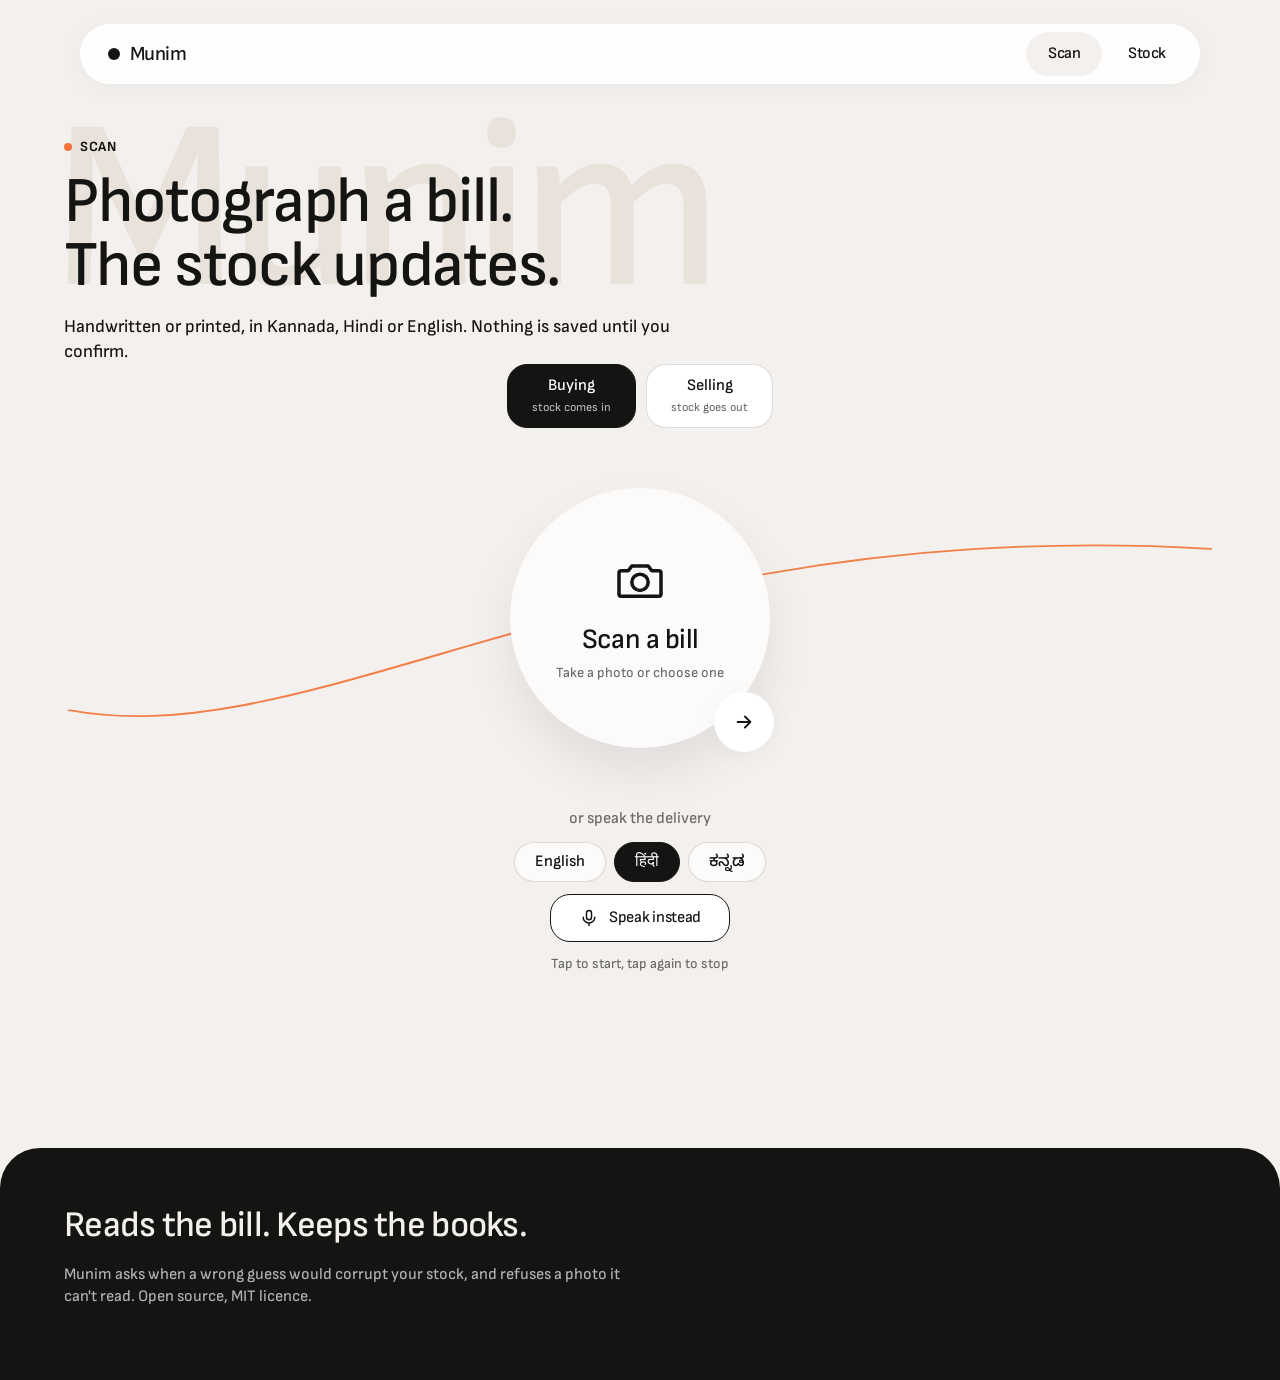
<file: frontend/index.html>
<!doctype html>
<html lang="en">
<head>
<meta charset="utf-8">
<meta name="viewport" content="width=device-width, initial-scale=1">
<title>Munim</title>
<link rel="preload" href="fonts/sofia-sans-latin-wght.woff2" as="font" type="font/woff2" crossorigin>
<link rel="stylesheet" href="styles.css">
</head>
<body>
<header class="nav-wrap">
  <nav class="nav" aria-label="Main">
    <a class="brand" href="index.html"><span class="brand-dot" aria-hidden="true"></span>Munim</a>
    <div class="nav-links">
      <a href="index.html" class="active" aria-current="page">Scan</a>
      <a href="dashboard.html">Stock</a>
    </div>
  </nav>
</header>

<main>
  <section id="capture" class="hero">
    <div class="ghost" aria-hidden="true">Munim</div>
    <div class="hero-copy">
      <p class="eyebrow"><span class="dot" aria-hidden="true"></span>Scan</p>
      <h1>Photograph a bill.<br>The stock updates.</h1>
      <p class="lede">Handwritten or printed, in Kannada, Hindi or English. Nothing is saved until you confirm.</p>
    </div>

    <div id="direction-select" class="direction-select" role="radiogroup" aria-label="Is this bill buying or selling stock?">
      <button type="button" class="direction-pill active" data-direction="stock_in">Buying <small>stock comes in</small></button>
      <button type="button" class="direction-pill" data-direction="stock_out">Selling <small>stock goes out</small></button>
    </div>

    <div class="orbit-stage">
      <svg class="orbit" viewBox="0 0 400 260" aria-hidden="true" preserveAspectRatio="none">
        <path d="M2 210 C 90 250, 190 40, 398 70" fill="none" stroke="#F37338" stroke-width="1.5" stroke-linecap="round"/>
      </svg>
      <label class="portrait" for="photo">
        <svg class="cam" width="56" height="56" viewBox="0 0 24 24" fill="none" stroke="currentColor" stroke-width="1.5" stroke-linecap="round" stroke-linejoin="round" aria-hidden="true"><path d="M4 8h3l1.5-2h7L17 8h3a1 1 0 0 1 1 1v9a1 1 0 0 1-1 1H4a1 1 0 0 1-1-1V9a1 1 0 0 1 1-1z"/><circle cx="12" cy="13" r="3.5"/></svg>
        <span class="portrait-title" id="portrait-title">Scan a bill</span>
        <span class="portrait-sub">Take a photo or choose one</span>
        <span class="satellite" aria-hidden="true"><svg width="22" height="22" viewBox="0 0 24 24" fill="none" stroke="currentColor" stroke-width="2" stroke-linecap="round" stroke-linejoin="round"><path d="M5 12h14M13 6l6 6-6 6"/></svg></span>
      </label>
      <input id="photo" type="file" accept="image/*" capture="environment" hidden>
    </div>

    <div class="voice-row">
      <p class="voice-or">or speak the delivery</p>
      <div id="lang-select" class="lang-select" role="radiogroup" aria-label="Spoken language for voice input">
        <button type="button" class="lang-pill" data-lang="en">English</button>
        <button type="button" class="lang-pill active" data-lang="hi">&#2361;&#2367;&#2306;&#2342;&#2368;</button>
        <button type="button" class="lang-pill" data-lang="kn">&#3221;&#3240;&#3277;&#3240;&#3233;</button>
      </div>
      <button id="voice-btn" type="button" class="btn secondary voice-btn">
        <svg class="mic" width="20" height="20" viewBox="0 0 24 24" fill="none" stroke="currentColor" stroke-width="1.8" stroke-linecap="round" stroke-linejoin="round" aria-hidden="true"><rect x="9" y="3" width="6" height="11" rx="3"/><path d="M5 11a7 7 0 0 0 14 0M12 18v3"/></svg>
        <span id="voice-label">Speak instead</span>
      </button>
      <p class="voice-hint">Tap to start, tap again to stop</p>
    </div>
    <div id="status" role="status" aria-live="polite"></div>
  </section>

  <section id="voice-result" hidden>
    <p class="eyebrow"><span class="dot" aria-hidden="true"></span>Heard</p>
    <p id="voice-transcript" class="hint"></p>
    <p id="voice-reply" class="reply"></p>
    <button id="voice-again" class="btn primary" type="button">Speak again</button>
  </section>

  <section id="review" hidden>
    <p class="eyebrow"><span class="dot" aria-hidden="true"></span>Review</p>
    <h2>Check what I read</h2>
    <div id="banner" class="banner" hidden></div>
    <p id="reply" class="reply"></p>
    <div id="warnings" class="warnings"></div>
    <div class="table-wrap">
      <table id="items">
        <colgroup>
          <col style="width: 19%"><col style="width: 27%"><col style="width: 10%">
          <col style="width: 13%"><col style="width: 18%"><col style="width: 13%">
        </colgroup>
        <thead><tr><th>Bill line</th><th>Item</th><th>Qty</th><th>Unit</th><th>Price &#8377;</th><th>Skip</th></tr></thead>
        <tbody></tbody>
      </table>
    </div>
    <details id="rawbox"><summary>What was read from the photo</summary><pre id="raw"></pre></details>
    <div class="actions">
      <button id="confirm" class="btn primary" type="button">Confirm</button>
      <button id="discard" class="btn secondary" type="button">Discard</button>
    </div>
    <p id="reviewhint" class="hint"></p>
  </section>

  <section id="result" hidden>
    <p class="eyebrow"><span class="dot" aria-hidden="true"></span>Saved</p>
    <h2>Done</h2>
    <p id="result-reply" class="lede"></p>
    <ul id="result-actions"></ul>
    <div id="learned" class="learned" hidden></div>
    <button id="again" class="btn primary" type="button">Scan another bill</button>
  </section>
</main>

<footer class="foot">
  <div class="foot-inner">
    <h2>Reads the bill. Keeps the books.</h2>
    <p>Munim asks when a wrong guess would corrupt your stock, and refuses a photo it can't read. Open source, MIT licence.</p>
  </div>
</footer>
<script src="app.js"></script>
</body>
</html>
</file>
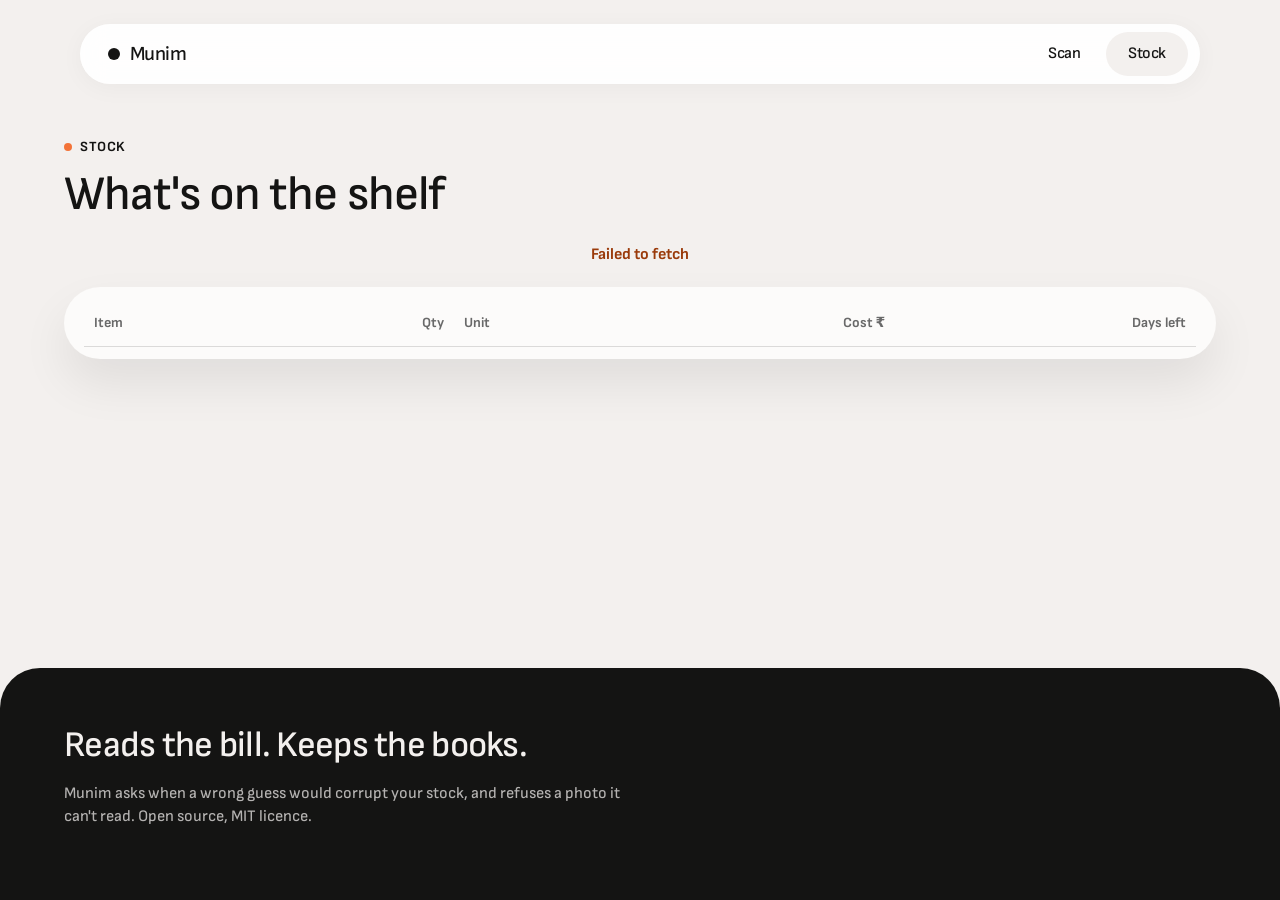
<file: frontend/dashboard.html>
<!doctype html>
<html lang="en">
<head>
<meta charset="utf-8">
<meta name="viewport" content="width=device-width, initial-scale=1">
<title>Munim: Stock</title>
<link rel="preload" href="fonts/sofia-sans-latin-wght.woff2" as="font" type="font/woff2" crossorigin>
<link rel="stylesheet" href="styles.css">
</head>
<body>
<header class="nav-wrap">
  <nav class="nav" aria-label="Main">
    <a class="brand" href="index.html"><span class="brand-dot" aria-hidden="true"></span>Munim</a>
    <div class="nav-links">
      <a href="index.html">Scan</a>
      <a href="dashboard.html" class="active" aria-current="page">Stock</a>
    </div>
  </nav>
</header>

<main>
  <section class="page-head">
    <p class="eyebrow"><span class="dot" aria-hidden="true"></span>Stock</p>
    <h1 class="h1-sm">What's on the shelf</h1>
    <p id="summary" class="lede"></p>
  </section>
  <div id="status" role="status" aria-live="polite"></div>
  <div class="table-wrap">
    <table id="stock">
      <thead><tr><th>Item</th><th class="num">Qty</th><th>Unit</th><th class="num">Cost &#8377;</th><th class="num">Days left</th></tr></thead>
      <tbody></tbody>
    </table>
  </div>
</main>

<footer class="foot">
  <div class="foot-inner">
    <h2>Reads the bill. Keeps the books.</h2>
    <p>Munim asks when a wrong guess would corrupt your stock, and refuses a photo it can't read. Open source, MIT licence.</p>
  </div>
</footer>
<script src="dashboard.js"></script>
</body>
</html>
</file>
<file: frontend/styles.css>
/* Munim UI. Design language: warm cream canvas, pill and stadium shapes, ink-black
   actions, soft atmospheric shadows, orange used only as a sparing attention cue.
   Radii are only ever 20 / 24 / 40 / 999 (never the 8-16 middle). Headlines are 500 with
   -2% tracking, body is 450, uppercase appears only on the 14px eyebrow label.
   The font is bundled (fonts/) so the app works on venue wifi with no CDN. */

@font-face {
  font-family: "Sofia Sans";
  src: url("fonts/sofia-sans-latin-wght.woff2") format("woff2");
  font-weight: 1 1000;
  font-display: swap;
}
/* Kannada glyphs for the language picker; Sofia Sans is Latin only and many machines
   have no Kannada system font. Noto Sans Kannada, SIL OFL (see fonts/LICENSE-OFL.txt). */
@font-face {
  font-family: "Noto Sans Kannada";
  src: url("fonts/noto-sans-kannada-wght.woff2") format("woff2");
  font-weight: 100 900;
  font-display: swap;
  unicode-range: U+0C80-0CFF, U+200C-200D;
}

:root {
  --canvas: #F3F0EE;
  --lifted: #FCFBFA;
  --white: #FFFFFF;
  --ink: #141413;
  --slate: #696969;
  --whisper: #E8E2DA;
  --taupe: #D1CDC7;
  --signal: #F37338;   /* attention cue: dots and arcs only, never body text */
  --clay: #9A3A0A;     /* readable text colour for "needs attention" */
  --line: rgba(20, 20, 19, .14);
  --lift-1: 0 4px 24px rgba(0, 0, 0, .04);
  --lift-2: 0 24px 48px rgba(0, 0, 0, .08);
  --font: "Sofia Sans", Inter, system-ui, -apple-system, "Segoe UI", Arial, "Noto Sans Kannada", "Noto Sans Devanagari", "Nirmala UI", sans-serif;
}

* { box-sizing: border-box; }
html { -webkit-text-size-adjust: 100%; }
body {
  margin: 0;
  background: var(--canvas);
  color: var(--ink);
  font: 450 16px/1.4 var(--font);
  min-height: 100vh;
  display: flex;
  flex-direction: column;
}
main { width: 100%; max-width: 1200px; margin: 0 auto; padding: 0 24px 64px; flex: 1; }
section { margin-bottom: 48px; scroll-margin-top: 112px; }
[hidden] { display: none !important; }

/* ---- type ---- */
h1, h2 { font-weight: 500; letter-spacing: -0.02em; margin: 0; }
h1 { font-size: clamp(40px, 7vw, 64px); line-height: 1; }
h1.h1-sm { font-size: clamp(36px, 5vw, 48px); line-height: 1.05; }
h2 { font-size: clamp(28px, 4vw, 36px); line-height: 1.2; }
.lede { font-size: 18px; line-height: 1.4; margin: 16px 0 0; max-width: 34em; }
.eyebrow {
  display: flex; align-items: center; gap: 8px; margin: 0 0 16px;
  font-size: 14px; font-weight: 700; line-height: 14px;
  letter-spacing: .04em; text-transform: uppercase;
}
.dot { width: 8px; height: 8px; border-radius: 50%; background: var(--signal); flex: none; }

/* ---- floating nav pill ---- */
.nav-wrap { position: sticky; top: 0; z-index: 10; padding: 24px 16px 0; pointer-events: none; }
.nav {
  pointer-events: auto;
  max-width: 1120px; margin: 0 auto;
  display: flex; align-items: center; justify-content: space-between; gap: 16px;
  background: rgba(255, 255, 255, .92);
  -webkit-backdrop-filter: blur(12px); backdrop-filter: blur(12px);
  border-radius: 999px; padding: 8px 12px 8px 28px;
  box-shadow: var(--lift-1);
}
.brand { display: flex; align-items: center; gap: 10px; color: var(--ink); text-decoration: none;
         font-size: 20px; font-weight: 500; letter-spacing: -0.03em; }
.brand-dot { width: 12px; height: 12px; border-radius: 50%; background: var(--ink); }
.nav-links { display: flex; gap: 4px; }
.nav-links a {
  display: inline-flex; align-items: center; min-height: 44px; padding: 0 22px;
  border-radius: 999px; color: var(--ink); text-decoration: none;
  font-weight: 500; letter-spacing: -0.03em;
}
.nav-links a.active { background: var(--canvas); }
a:focus-visible, button:focus-visible, label:focus-visible, input:focus-visible,
select:focus-visible, summary:focus-visible {
  outline: 2px solid var(--ink); outline-offset: 3px;
}

/* ---- hero: scan ---- */
.hero { position: relative; overflow: hidden; padding: 56px 0 8px; margin-bottom: 32px; }
.ghost {
  position: absolute; left: -12px; top: 8px; z-index: 0; pointer-events: none; user-select: none;
  font-size: clamp(96px, 22vw, 240px); font-weight: 500; letter-spacing: -0.04em; line-height: 1;
  color: var(--whisper);
}
.hero-copy, .orbit-stage, #status { position: relative; z-index: 1; }
.orbit-stage { margin-top: 40px; display: flex; justify-content: center; align-items: center; min-height: 300px; }
.orbit { position: absolute; inset: 0; width: 100%; height: 100%; opacity: .9; }
.portrait {
  position: relative; display: flex; flex-direction: column; align-items: center; justify-content: center;
  gap: 4px; width: 260px; height: 260px; border-radius: 50%;
  background: var(--lifted); color: var(--ink); text-align: center; cursor: pointer;
  box-shadow: var(--lift-2); transition: transform .15s ease;
}
.portrait:active { transform: scale(.97); }
.portrait-title { font-size: 28px; font-weight: 500; letter-spacing: -0.02em; margin-top: 8px; }
.portrait-sub { font-size: 14px; color: var(--slate); max-width: 12em; }
.satellite {
  position: absolute; right: -4px; bottom: -4px; width: 60px; height: 60px; border-radius: 50%;
  background: var(--white); color: var(--ink); display: grid; place-items: center;
  box-shadow: var(--lift-1);
}
.portrait.busy { opacity: .55; pointer-events: none; }
#status { margin-top: 16px; min-height: 1.4em; text-align: center; color: var(--slate); }
#status.error { color: var(--clay); font-weight: 700; }

/* ---- review ---- */
.reply { margin: 12px 0; font-size: 18px; }
.warnings { color: var(--clay); font-size: 14px; margin-bottom: 12px; }
.warnings:empty { display: none; }
.hint { color: var(--slate); font-size: 14px; min-height: 1.4em; }

.banner {
  display: flex; gap: 12px; align-items: flex-start; margin: 20px 0 12px;
  background: var(--lifted); border: 1.5px solid var(--clay); border-radius: 24px;
  padding: 16px 24px; font-weight: 500;
}
.banner::before { content: ""; width: 10px; height: 10px; margin-top: 7px; border-radius: 50%;
                  background: var(--signal); flex: none; }

.table-wrap {
  margin-top: 20px; overflow-x: auto; background: var(--lifted);
  border-radius: 40px; padding: 12px 20px; box-shadow: var(--lift-2);
}
table { width: 100%; border-collapse: collapse; }
#items { table-layout: fixed; } /* fixed columns -- a wide dropdown on one row can't shove every other column out of line */
th, td { padding: 14px 10px; text-align: left; vertical-align: top; border-bottom: 1px solid var(--line); }
tr:last-child td { border-bottom: 0; }
th { font-size: 14px; font-weight: 700; color: var(--slate); }
td.num, th.num { text-align: right; font-variant-numeric: tabular-nums; }
tr.skipped { opacity: .4; }
.line { font-family: ui-monospace, "SF Mono", Menlo, monospace; font-size: 13px; color: var(--slate);
        overflow-wrap: anywhere; }
/* Item column: tag always on its own line, the match/select stacked directly
   under it at the same left edge, regardless of row status. */
.item-value { margin-top: 4px; }
#items td input:not(.skip), #items td select { width: 100%; }
#items td:has(.skip) { text-align: center; }

/* status chip: dot + word. Matched is calm ink; anything needing a decision gets the orange dot. */
.tag {
  display: inline-flex; align-items: center; gap: 6px; margin-bottom: 6px;
  background: var(--white); border: 1px solid var(--line); border-radius: 999px;
  padding: 2px 12px 2px 10px; font-size: 13px; font-weight: 700;
}
.tag::before { content: ""; width: 8px; height: 8px; border-radius: 50%; background: var(--ink); }
.tag.fuzzy { color: var(--slate); }
.tag.fuzzy::before { background: var(--taupe); }
.tag.ambiguous, .tag.unknown { color: var(--clay); border-color: var(--clay); }
.tag.ambiguous::before, .tag.unknown::before { background: var(--signal); }

input, select {
  font: inherit; color: var(--ink); background: var(--white);
  border: 1px solid rgba(20, 20, 19, .5); border-radius: 999px;
  padding: 9px 16px; min-height: 44px; max-width: 100%;
}
select { padding-right: 12px; }
input[type=number] { width: 6.5em; }
select.invalid { border-color: var(--clay); border-width: 1.5px; background: var(--lifted); }
.newname { display: block; width: 100%; margin-top: 8px; }
/* round tick box for Skip */
input[type=checkbox] {
  appearance: none; -webkit-appearance: none; width: 32px; height: 32px; min-height: 0; padding: 0;
  border: 1.5px solid var(--ink); border-radius: 50%; background: var(--white); cursor: pointer;
}
input[type=checkbox]:checked {
  background: var(--ink) url("data:image/svg+xml,%3Csvg xmlns='http://www.w3.org/2000/svg' viewBox='0 0 24 24' fill='none' stroke='%23F3F0EE' stroke-width='3' stroke-linecap='round' stroke-linejoin='round'%3E%3Cpath d='M6 12.5l4 4 8-9'/%3E%3C/svg%3E") center / 20px no-repeat;
}

details { margin: 20px 4px 0; }
summary { cursor: pointer; font-weight: 500; padding: 8px 0; }
pre { white-space: pre-wrap; background: var(--lifted); border-radius: 24px; padding: 16px 20px;
      font-size: 14px; margin: 8px 0 0; }

/* ---- buttons ---- */
.actions { display: flex; gap: 12px; margin-top: 28px; flex-wrap: wrap; }
.btn {
  font: 500 16px/20px var(--font); letter-spacing: -0.02em;
  min-height: 48px; padding: 6px 28px; border-radius: 20px; cursor: pointer;
  border: 1.5px solid var(--ink); transition: transform .12s ease;
}
.btn:active:not(:disabled) { transform: scale(.97); }
.btn.primary { background: var(--ink); color: var(--canvas); }
.btn.secondary { background: var(--white); color: var(--ink); font-weight: 450; }
.btn:disabled { opacity: .35; cursor: not-allowed; }

/* ---- result ---- */
#result-actions { padding-left: 20px; font-size: 18px; margin: 20px 0; }
.learned {
  position: relative; background: var(--lifted); border-radius: 24px;
  padding: 16px 24px 16px 48px; margin: 20px 0; box-shadow: var(--lift-1);
}
.learned::before { content: ""; position: absolute; left: 24px; top: 23px; width: 10px; height: 10px;
                   border-radius: 50%; background: var(--signal); }

/* ---- stock page ---- */
.page-head { padding-top: 56px; margin-bottom: 24px; }
.chip-low {
  display: inline-flex; align-items: center; gap: 6px; margin-left: 10px; vertical-align: 2px;
  background: var(--white); border: 1px solid var(--clay); color: var(--clay);
  border-radius: 999px; padding: 1px 10px 1px 8px; font-size: 12px; font-weight: 700;
}
.chip-low::before { content: ""; width: 7px; height: 7px; border-radius: 50%; background: var(--signal); }
.low-row td { color: var(--clay); }
.low-row td:first-child { font-weight: 700; }

/* ---- footer ---- */
.foot { background: var(--ink); color: var(--canvas); border-radius: 40px 40px 0 0; margin-top: 32px; }
.foot-inner { max-width: 1200px; margin: 0 auto; padding: 56px 24px 72px; }
.foot h2 { font-size: clamp(28px, 4vw, 36px); }
.foot p { max-width: 36em; margin: 16px 0 0; color: rgba(243, 240, 238, .72); }

/* ---- phone: each review row becomes a card; nothing scrolls sideways ---- */
@media (max-width: 767px) {
  main { padding: 0 16px 48px; }
  .nav { padding-left: 20px; }
  .nav-links a { padding: 0 16px; }
  .hero { padding-top: 40px; }
  .portrait { width: 240px; height: 240px; }
  .table-wrap { overflow: visible; background: none; padding: 0; box-shadow: none; border-radius: 0; }
  #items, #items tbody { display: block; }
  #items thead { display: none; }
  #items tr {
    display: grid; grid-template-columns: .8fr 1fr 1.25fr; gap: 12px 8px; padding: 20px;
    margin-bottom: 16px; background: var(--lifted); border-radius: 24px; box-shadow: var(--lift-1);
  }
  #items td { padding: 0; border: 0; }
  #items td::before { content: attr(data-label); display: block; font-size: 12px; color: var(--slate); margin-bottom: 4px; }
  #items td[data-label="Bill line"], #items td[data-label="Item"] { grid-column: 1 / -1; }
  #items td[data-label="Bill line"]::before { display: none; }
  #items td[data-label="Item"]::before { display: none; }
  #items select, #items input[type=number] { width: 100%; padding-left: 12px; padding-right: 10px; }
  .actions .btn { flex: 1; }

  /* stock table also stacks, as simple label/value rows */
  #stock, #stock tbody { display: block; }
  #stock thead { display: none; }
  .table-wrap:has(#stock) { background: none; box-shadow: none; padding: 0; }
  #stock tr {
    display: grid; grid-template-columns: 1fr 1fr; gap: 6px 12px; padding: 16px 20px; margin-bottom: 12px;
    background: var(--lifted); border-radius: 24px; box-shadow: var(--lift-1);
  }
  #stock td { padding: 0; border: 0; text-align: left; }
  #stock td:first-child { grid-column: 1 / -1; font-size: 18px; }
  #stock td.num { text-align: left; }
  #stock td::before { content: attr(data-label); display: block; font-size: 12px; color: var(--slate); font-weight: 450; }
  #stock td:first-child::before { display: none; }
}

/* ---- buy/sell direction ---- */
.direction-select { display: flex; gap: 10px; justify-content: center; margin-bottom: 28px; }
.direction-pill {
  font: inherit; font-weight: 500; padding: 10px 24px; border-radius: 20px;
  border: 1.5px solid var(--line); background: var(--white); color: var(--ink); cursor: pointer;
  text-align: center;
}
.direction-pill small { display: block; font-weight: 400; font-size: 12px; color: var(--slate); margin-top: 2px; }
.direction-pill.active { border-color: var(--ink); background: var(--ink); color: var(--white); }
.direction-pill.active small { color: rgba(255, 255, 255, .72); }
.direction-pill[data-direction="stock_out"].active { border-color: var(--clay); background: var(--clay); }
.banner.selling { background: var(--lifted); border: 1px solid var(--clay); color: var(--clay); font-weight: 600; }

/* ---- voice input ---- */
.voice-row { display: flex; flex-direction: column; align-items: center; gap: 12px; margin-top: 40px; text-align: center; }
.voice-or { margin: 0; color: var(--slate); font-size: 16px; }
.lang-select { display: flex; flex-wrap: wrap; gap: 8px; justify-content: center; }
.lang-pill {
  font: inherit; font-weight: 500; padding: 8px 20px; min-height: 40px; border-radius: 999px;
  border: 1px solid var(--line); background: var(--lifted); color: var(--ink); cursor: pointer;
}
.lang-pill.active { background: var(--ink); color: var(--white); border-color: var(--ink); }
.voice-btn { display: inline-flex; align-items: center; gap: 10px; }
.voice-btn.busy { opacity: .5; pointer-events: none; }
.voice-btn.recording { background: var(--ink); color: var(--white); border-color: var(--ink); }
.voice-btn.recording .mic { color: var(--signal); animation: rec-pulse 1.2s ease-in-out infinite; }
.voice-hint { margin: 0; color: var(--slate); font-size: 14px; }
@keyframes rec-pulse { 50% { opacity: .35; } }
@media (prefers-reduced-motion: reduce) { .voice-btn.recording .mic { animation: none; } }
#voice-result { padding-top: 48px; }
#voice-transcript { font-size: 24px; font-weight: 500; letter-spacing: -0.01em; color: var(--ink); min-height: 0; margin: 0; }
</file>
